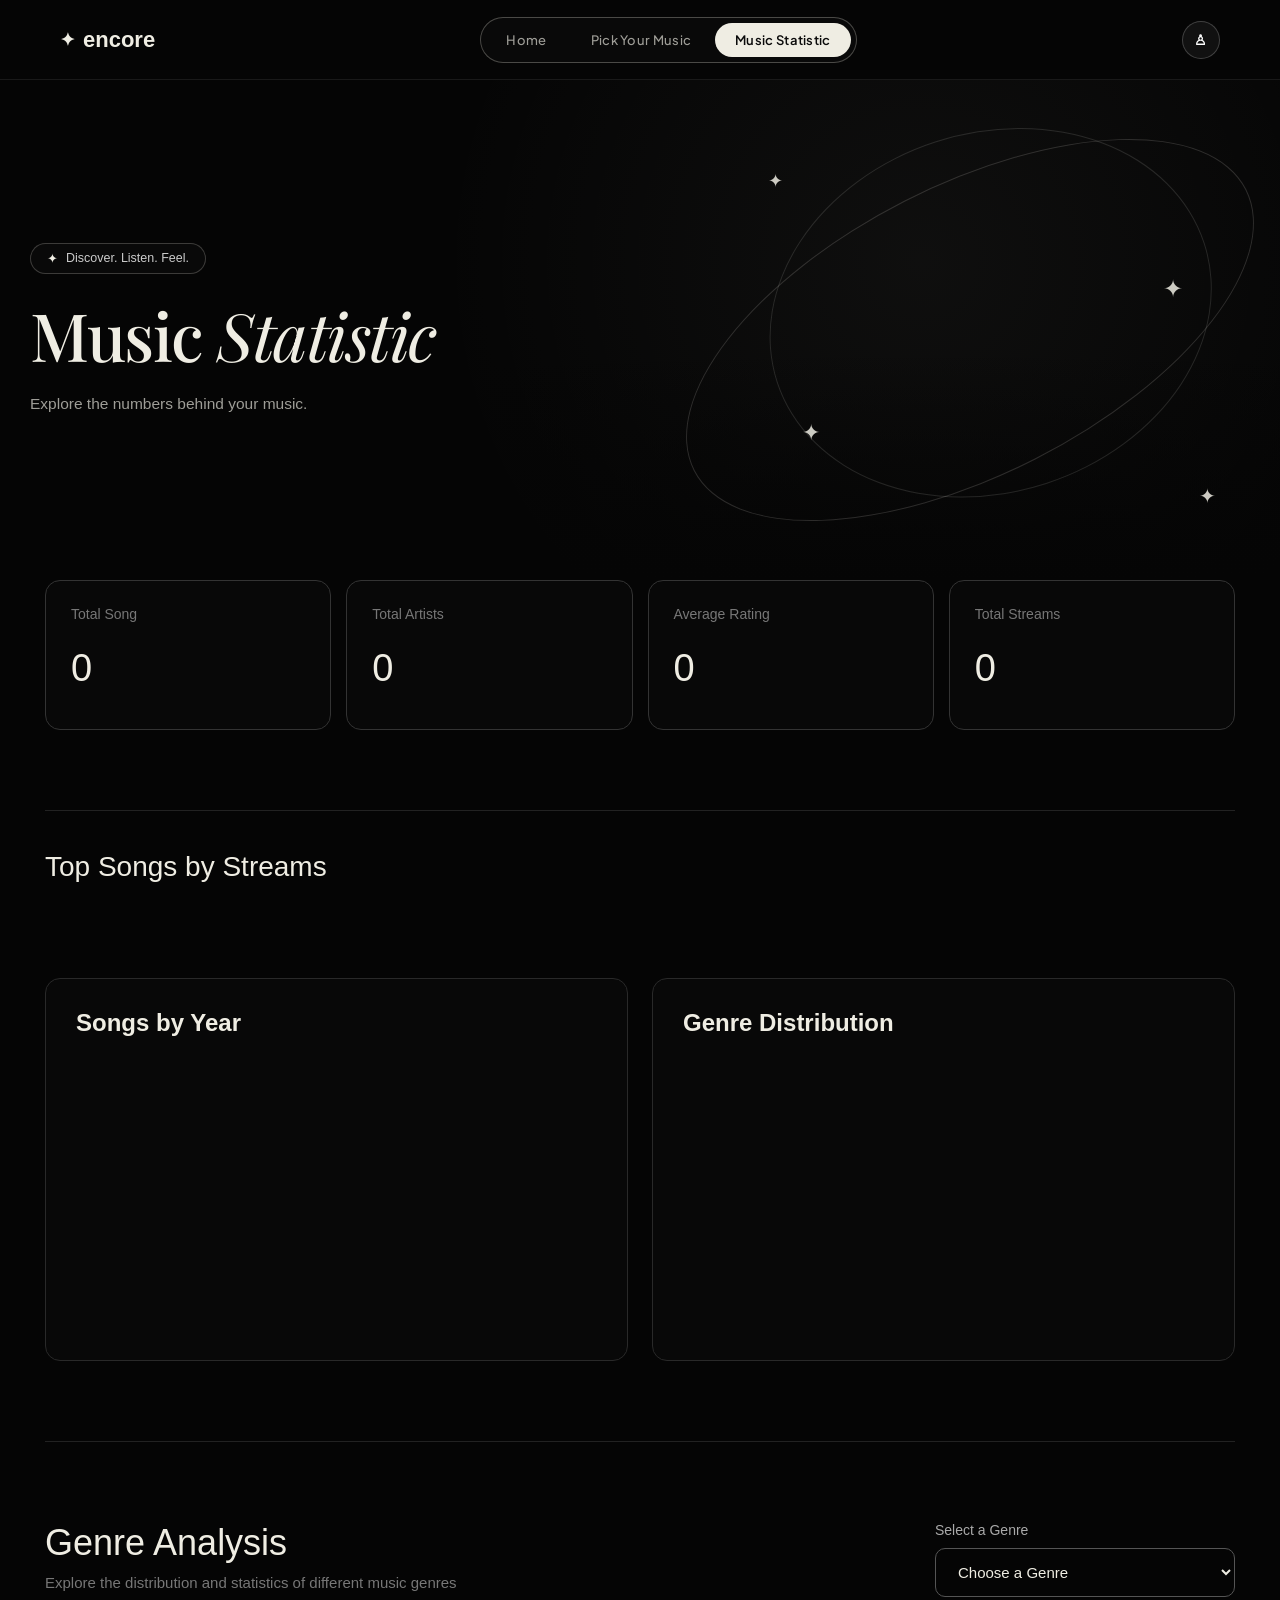
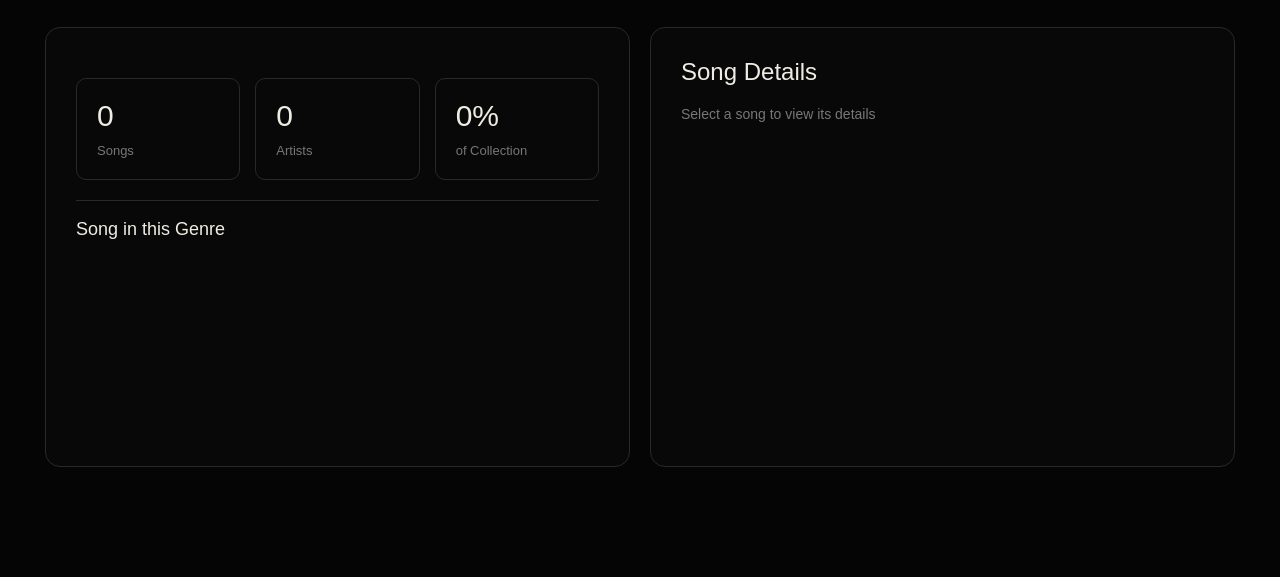
<file: my-fastapi-musicalbum/Website 2/music-statistic.html>
<!DOCTYPE html>

<html lang="en">

<head>
    <meta charset="UTF-8">
    <meta name="viewport" content="width=device-width, initial-scale=1.0">
    <title>notenough - Music Player</title>
    <link rel="stylesheet" href="style.css">
    <link rel="preconnect" href="https://fonts.googleapis.com">
    <link rel="preconnect" href="https://fonts.gstatic.com" crossorigin>
    <link href="https://fonts.googleapis.com/css2?family=Playfair+Display:ital,wght@0,500;1,400&family=Plus+Jakarta+Sans:wght@400;500;600&display=swap" rel="stylesheet">   
</head>


<body>

    <header class="landing-header">
        <div class="landing-logo">
            <span>✦</span>
            <em>encore</em>
        </div>

       <nav class="landing-nav">
            <a href="../Website 1/index.html" class="nav-item">
                Home
            </a>

            <a href="../Website 3/pick-music.html" class="nav-item">
                Pick Your Music
            </a>

            <a href="music-statistic.html" class="nav-item active">
                Music Statistic
            </a>
        </nav>

        <div class="profile-container">
            <button class="profile-button" id="profileButton" aria-label="Account menu" aria-expanded="false">
                <span id="profileButtonIcon">♙</span>
            </button>
            <div class="profile-menu" id="profileMenu" role="menu">
                <div class="profile-menu-header">
                    <div class="profile-avatar" id="profileAvatar">A</div>
                    <div class="profile-identity">
                        <div class="profile-name-row">
                            <p id="profileUsername"></p>
                            <span class="profile-role-badge" id="profileRoleBadge"></span>
                        </div>
                        <p id="profileEmail"></p>
                    </div>
                </div>

                <button type="button" id="logoutButton">
                    Log out
                </button>
            </div>
        </div>
    </header>

    <main>
        <!-- home -->
        <section id="home">
            <div class="hero-section">
                <div class="hero-container">
                    <div class="hero-content">
                        <div class="hero-badge">
                            <span>✦</span> Discover. Listen. Feel.
                        </div>
                        <h1>Music <em>Statistic</em></h1>
                        <p>Explore the numbers behind your music.</p>
                    </div>

                    <div class="hero-orbit-graphic" aria-hidden="true">
                        <div class="orbit-ring orbit-outer"></div>
                        <div class="orbit-ring orbit-inner"></div>
                        <span class="hero-star star-1">✦</span>
                        <span class="hero-star star-2">✦</span>
                        <span class="hero-star star-3">✦</span>
                        <span class="hero-star star-4">✦</span>
                    </div>
                </div>
            </div>
            
            <div class="statistic">
                <div class="statscard">
                    <p>Total Song</p>
                    <h2 id="totalsong">0</h2>
                </div>

                <div class="statscard">
                    <p>Total Artists</p>
                    <h2 id="totalartist">0</h2>
                </div>
                
                <div class="statscard">
                    <p>Average Rating</p>
                    <h2 id="averagerating">0</h2>
                </div>

                <div class="statscard">
                    <p>Total Streams</p>
                    <h2 id="totalstreams">0</h2>
                </div>
            </div>
            
            <section id="top-songs-section" class="dashboard">
                <div class="section">
                    <h2>Top Songs by Streams</h2>
                </div>
                
                <!-- image calling -->
                <div id="top-songs"></div>
            </section>

            <!-- guest lock banner -->
            <div class="guest-stats-lock" id="guestStatsLock" style="display: none;">
                <div class="guest-lock-content">
                    <span class="guest-lock-icon" aria-hidden="true">🔒</span>
                    <div>
                        <h3>Sign in for full analytics</h3>
                        <p>Unlock Top 5 rankings, yearly & genre distribution charts, and interactive genre analysis.</p>
                    </div>
                </div>
                <button type="button" class="guest-signin-btn" onclick="window.location.href='../Website 1/login.html'">
                    Sign In <span>→</span>
                </button>
            </div>

            <section id="overview" class="statistic-section">
                <div class="statistic-grid">

                    <!-- songs by year-->
                    <div class="stat-card">
                        <div class="stat-card-header">
                            <div>
                                <h2>Songs by Year</h2>
                            </div>
                        </div>

                        <div id="songs-by-year"></div>
                    </div>

                    <div class="stat-card">
                        <div class="stat-card-header">
                            <div>
                                <h2>Genre Distribution</h2>
                            </div>
                        </div>

                        <div id="genre-distribution"></div>
                    </div>
                </div>
            </section>
        </section>

        <!--genres-->
        <section id="genres">
            <div class="genre-page-header">

                <div class="genre-title">
                    <h2>Genre Analysis</h2>
                    <p>Explore the distribution and statistics of different music genres</p>
                </div>

                <div class="select-genre">
                    <label for="select-genre">Select a Genre</label>

                    <select id="select-genre">
                        <option value="">Choose a Genre</option>
                    </select>
                </div>
            </div>

            <div id="genre-result">
                <div class="genre-overview">
                    <h2 id="genre-name"></h2>
                    <div class="genre-summary">
                        
                        <div class="genre-summary-card">
                            <strong id="genre-song-count">0</strong>
                            <span>Songs</span>
                        </div>

                        <div class="genre-summary-card">
                            <strong id="genre-artist-count">0</strong>
                            <span>Artists</span>
                        </div>

                        <div class="genre-summary-card">
                            <strong id="genre-percentage">0%</strong>
                            <span>of Collection</span>
                        </div>
                    </div>

                    <div class="genre-song-section">
                        <h3>Song in this Genre</h3>
                        <div id="genre-song-list"></div>
                    </div>
                </div>
                
                <div class="genre-song-details">
                    <h2>Song Details</h2>

                    <div id="selected-song-details">
                        <p class="empty-song-message">
                            Select a song to view its details
                        </p>
                    </div>
                </div>
            </div>
        </section>

    </main>

    <script src="app.js"></script>
</body>
</html>
</file>
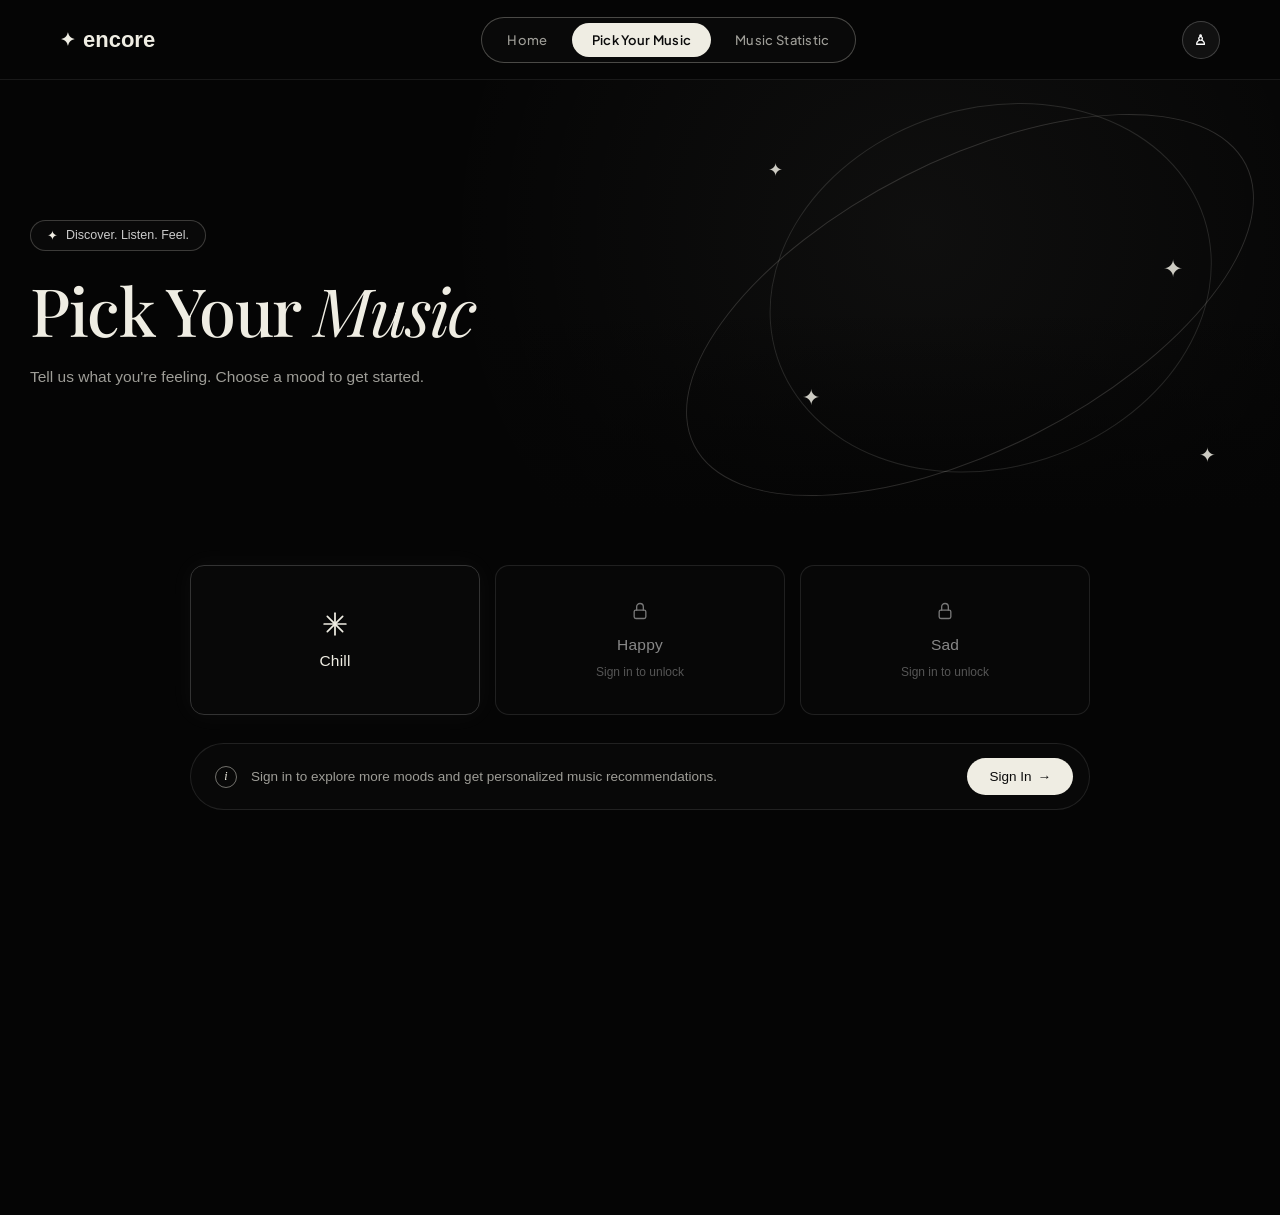
<file: my-fastapi-musicalbum/Website 3/pick-music.html>
<!DOCTYPE html>

<html lang="en">

<head>
    <meta charset="UTF-8">
    <meta name="viewport" content="width=device-width, initial-scale=1.0">
    <title>encore</title>
    <link rel="stylesheet" href="style.css">
    <link rel="preconnect" href="https://fonts.googleapis.com">
    <link rel="preconnect" href="https://fonts.gstatic.com" crossorigin>
    <link href="https://fonts.googleapis.com/css2?family=Playfair+Display:ital,wght@0,500;1,400&family=Plus+Jakarta+Sans:wght@400;500;600&display=swap" rel="stylesheet">   
</head>

<body>

    <!-- header -->
    <header class="landing-header">
        <div class="landing-logo">
            <span>✦</span>
            <em>encore</em>
        </div>

        <nav class="landing-nav">
            <a href="../Website 1/index.html" class="nav-item">
                Home
            </a>

            <a href="pick-music.html" class="nav-item active">
                Pick Your Music
            </a>

            <a href="../Website 2/music-statistic.html" class="nav-item">
                Music Statistic
            </a>
        </nav>

        <div class="profile-container">
            <button class="profile-button" id="profileButton" aria-label="Account menu" aria-expanded="false">
                <span id="profileButtonIcon">♙</span>
            </button>
            <div class="profile-menu" id="profileMenu" role="menu">
                <div class="profile-menu-header">
                    <div class="profile-avatar" id="profileAvatar">A</div>
                    <div class="profile-identity">
                        <div class="profile-name-row">
                            <p id="profileUsername"></p>
                            <span class="profile-role-badge" id="profileRoleBadge"></span>
                        </div>
                        <p id="profileEmail"></p>
                    </div>
                </div>

                <button type="button" id="logoutButton">
                    Log out
                </button>
            </div>
        </div>
    </header>


    <main>

        <!-- home -->
        <section id="home">
            <div class="hero-section">
                <div class="hero-container">
                    <div class="hero-content">
                        <div class="hero-badge">
                            <span>✦</span> Discover. Listen. Feel.
                        </div>
                        <h1>Pick Your <em>Music</em></h1>
                        <p>Tell us what you're feeling. Choose a mood to get started.</p>
                    </div>

                    <div class="hero-orbit-graphic" aria-hidden="true">
                        <div class="orbit-ring orbit-outer"></div>
                        <div class="orbit-ring orbit-inner"></div>
                        <span class="hero-star star-1">✦</span>
                        <span class="hero-star star-2">✦</span>
                        <span class="hero-star star-3">✦</span>
                        <span class="hero-star star-4">✦</span>
                    </div>
                </div>
            </div>
        </section>


       <!-- pick my music -->
        <section id="choose-music">

            <!-- step 1 - mood (acts as guest picker when logged out, step 1 of 4 when logged in) -->
            <div class="music-step active" id="step-mood">

                <div class="section logged-in-only" style="display: none;">
                    <span class="pop-level">STEP 1 OF 4</span>
                    <h2>What's your mood?</h2>
                    <p>Pick the vibe that matches how you feel right now.</p>
                </div>

                <div class="guest-mood-wrapper">
                    <div class="choice-grid mood-grid">

                        <!-- chill button (always unlocked) -->
                        <button class="choice-card mood-choice" data-value="Chill" type="button">
                            <span class="choice-icon" aria-hidden="true">
                                <svg width="26" height="26" viewBox="0 0 24 24" fill="none" stroke="currentColor" stroke-width="1.6" stroke-linecap="round">
                                    <line x1="12" y1="2" x2="12" y2="22"/>
                                    <line x1="2" y1="12" x2="22" y2="12"/>
                                    <line x1="4.93" y1="4.93" x2="19.07" y2="19.07"/>
                                    <line x1="19.07" y1="4.93" x2="4.93" y2="19.07"/>
                                </svg>
                            </span>
                            <span class="mood-name">Chill</span>
                        </button>

                        <!-- happy button (locked when logged out, unlocked when logged in) -->
                        <button class="choice-card mood-choice locked" data-value="Happy" type="button">
                            <span class="choice-icon lock-icon" aria-hidden="true">
                                <svg width="20" height="20" viewBox="0 0 24 24" fill="none" stroke="currentColor" stroke-width="1.6" stroke-linecap="round" stroke-linejoin="round">
                                    <rect x="5" y="11" width="14" height="10" rx="2"/>
                                    <path d="M8 11V7a4 4 0 0 1 8 0v4"/>
                                </svg>
                            </span>
                            <span class="choice-icon unlocked-icon" aria-hidden="true" style="display: none;">☀</span>
                            <span class="mood-name">Happy</span>
                            <small class="unlock-label">Sign in to unlock</small>
                        </button>

                        <!-- sad button (locked when logged out, unlocked when logged in) -->
                        <button class="choice-card mood-choice locked" data-value="Sad" type="button">
                            <span class="choice-icon lock-icon" aria-hidden="true">
                                <svg width="20" height="20" viewBox="0 0 24 24" fill="none" stroke="currentColor" stroke-width="1.6" stroke-linecap="round" stroke-linejoin="round">
                                    <rect x="5" y="11" width="14" height="10" rx="2"/>
                                    <path d="M8 11V7a4 4 0 0 1 8 0v4"/>
                                </svg>
                            </span>
                            <span class="choice-icon unlocked-icon" aria-hidden="true" style="display: none;">☂</span>
                            <span class="mood-name">Sad</span>
                            <small class="unlock-label">Sign in to unlock</small>
                        </button>

                        <!-- extra moods (only visible when logged in) -->
                        <button class="choice-card mood-choice logged-in-only" data-value="Romantic" type="button" style="display: none;">
                            <span class="choice-icon">♡</span>
                            <span class="mood-name">Romantic</span>
                        </button>

                        <button class="choice-card mood-choice logged-in-only" data-value="Energetic" type="button" style="display: none;">
                            <span class="choice-icon">⚡</span>
                            <span class="mood-name">Energetic</span>
                        </button>

                        <button class="choice-card mood-choice logged-in-only" data-value="Melancholic" type="button" style="display: none;">
                            <span class="choice-icon">☾</span>
                            <span class="mood-name">Melancholic</span>
                        </button>

                    </div>

                    <!-- guest sign-in callout bar (hidden when logged in) -->
                    <div class="guest-signin-banner" id="guestSigninBanner">
                        <div class="guest-banner-text">
                            <span class="info-icon" aria-hidden="true">i</span>
                            <p>Sign in to explore more moods and get personalized music recommendations.</p>
                        </div>
                        <button class="guest-signin-btn" type="button" onclick="window.location.href='../Website 1/login.html'">
                            Sign In <span>→</span>
                        </button>
                    </div>
                </div>

                <!-- step 1 next button (only visible when logged in) -->
                <div class="pop-buttons logged-in-only" style="display: none;">
                    <button class="next-button" id="mood-next" disabled>
                        Next →
                    </button>
                </div>

            </div>


            <!-- step 2 - situation -->
            <div class="music-step" id="step-situation">

                <div class="section">
                    <span class="pop-level">STEP 2 OF 4</span>

                    <h2>What are you doing?</h2>

                    <p>Pick a situation that fits your listening moment.</p>
                </div>


                <div class="choice-grid situation-grid">

                    <!-- studying button -->
                    <button class="choice-card situation-choice" data-value="Studying">
                        <span class="choice-icon">▤</span>
                        <span>Studying</span>
                    </button>


                    <!-- working -->
                    <button class="choice-card situation-choice" data-value="Working">
                        <span class="choice-icon">▱</span>
                        <span>Working</span>
                    </button>


                    <!-- driving -->
                    <button class="choice-card situation-choice" data-value="Driving">
                        <span class="choice-icon">◇</span>
                        <span>Driving</span>
                    </button>


                    <!-- relaxing -->
                    <button class="choice-card situation-choice" data-value="Relaxing">
                        <span class="choice-icon">⌒</span>
                        <span>Relaxing</span>
                    </button>


                    <!-- hanging out -->
                    <button class="choice-card situation-choice" data-value="Hanging Out">
                        <span class="choice-icon">◎</span>
                        <span>Hanging Out</span>
                    </button>


                    <!-- night -->
                    <button class="choice-card situation-choice" data-value="Night">
                        <span class="choice-icon">◔</span>
                        <span>Late Night</span>
                    </button>

                </div>


                <div class="pop-buttons">

                    <!-- back button -->
                    <button class="back-button" id="situation-back">
                        ← Back
                    </button>


                    <!-- next button -->
                    <button class="next-button" id="situation-next" disabled>
                        Next →
                    </button>

                </div>

            </div>


            <!-- step 3 - energy -->
            <div class="music-step" id="step-preference">

                <div class="section">
                    <span class="pop-level">STEP 3 OF 4</span>

                    <h2>What energy do you want?</h2>

                    <p>Choose how energetic you want your music to feel.</p>
                </div>


                <!-- energy choices -->
                <div class="energy-options">

                    <!-- low bar -->
                    <button class="energy-card" data-value="Low">
                        <span class="low-energy-bar">▂▂▂</span>
                        <strong>Low</strong>
                        <small>Calm & Mellow</small>
                    </button>


                    <!-- medium bar -->
                    <button class="energy-card" data-value="Medium">
                        <span class="medium-energy-bar">▂▅▇</span>
                        <strong>Medium</strong>
                        <small>Balanced</small>
                    </button>


                    <!-- high bar -->
                    <button class="energy-card" data-value="High">
                        <span class="high-energy-bar">▂▅▇█</span>
                        <strong>High</strong>
                        <small>Energetic & Upbeat</small>
                    </button>

                </div>


                <!-- optional filters -->
                <div class="filters">

                    <div class="header-filters">
                        <h3>Fine-tune your music</h3>
                        <span>Optional</span>
                    </div>


                    <div class="music-preferences">

                        <!-- genre -->
                        <div class="preference">
                            <label for="select-genre">Genre</label>

                            <select id="select-genre">
                                <option value="">Any Genre</option>
                            </select>
                        </div>


                        <!-- era -->
                        <div class="preference">
                            <label for="select-era">Era</label>

                            <select id="select-era">
                                <option value="">Any Era</option>
                            </select>
                        </div>


                        <!-- rating -->
                        <div class="preference">
                            <label for="select-rating">Minimum Rating</label>

                            <select id="select-rating">
                                <option value="">Any Rating</option>
                                <option value="4">4.0+</option>
                                <option value="4.5">4.5+</option>
                            </select>
                        </div>


                        <!-- popularity -->
                        <div class="preference">
                            <label for="select-popularity">Popularity</label>

                            <select id="select-popularity">
                                <option value="">Any Level</option>
                                <option value="popular">Popular</option>
                                <option value="very-popular">Very Popular</option>
                            </select>
                        </div>

                    </div>

                </div>


                <div class="pop-buttons">

                    <!-- back button -->
                    <button class="back-button" id="preference-back">
                        ← Back
                    </button>


                    <!-- next button -->
                    <button class="next-button" id="preference-next" disabled>
                        Next →
                    </button>

                </div>

            </div>


            <!-- step 4 - find music -->
            <div class="music-step" id="step-find">

                <div class="section">
                    <span class="pop-level">STEP 4 OF 4</span>

                    <h2>Ready to find your music?</h2>

                    <p>We'll match your choices with songs from our collection.</p>
                </div>


                <!-- selected preferences -->
                <div class="selected-preferences">

                    <div class="selected-item">
                        <span>Mood</span>
                        <strong id="selected-mood">—</strong>
                    </div>


                    <div class="selected-item">
                        <span>Situation</span>
                        <strong id="selected-situation">—</strong>
                    </div>


                    <div class="selected-item">
                        <span>Energy</span>
                        <strong id="selected-energy">—</strong>
                    </div>

                </div>


                <!-- buttons -->
                <div class="reco-button">

                    <button id="find-music">
                        Find Your Music →
                    </button>

                    <button type="button" id="surprise">
                        ✦ Surprise Me
                    </button>

                </div>


                <div class="pop-buttons">

                    <!-- back button -->
                    <button class="back-button" id="find-back">
                        ← Back
                    </button>

                </div>

            </div>

        </section>


        <!-- recommendations -->
        <section id="recommendations" style="display:none">

            <div class="section">
                <span class="pop-level">YOUR RESULTS</span>

                <h2>Your Music Match</h2>

                <p>Here are the songs that best match your preferences.</p>
            </div>


            <!-- best match -->
            <div id="best-match">

            </div>


            <!-- recommended songs will appear here -->
            <div id="recommended-music">

            </div>

        </section>

    </main>


    <script src="app.js"></script>

</body>
</html>
</file>
<file: my-fastapi-musicalbum/Website 2/style.css>
/* general */

* {
    box-sizing: border-box;
}

html {
    scroll-behavior: smooth;
}

body {
    font-family: "Helvetica Neue", Arial, sans-serif;
    margin: 0;
    background: #050505;
    color: #efede3;
    overflow-x: hidden;
}

.landing-header {
    width: 100%;
    height: 80px;
    padding: 0 60px;
    display: flex;
    align-items: center;
    justify-content: space-between;
    background: #050505;
    border-bottom: 1px solid rgba(255, 255, 255, 0.08);
    position: fixed;
    top: 0;
    left: 0;
    z-index: 100;
}

/* Logo */
.landing-logo {
    display: flex;
    align-items: center;
    gap: 8px;
    font-size: 22px;
    font-weight: 600;
    color: #efede3;
}

.landing-logo span {
    font-size: 18px;
}

.landing-logo em {
    font-style: normal;
}

/* Navigation */
.landing-nav {
    display: inline-flex;
    font-family: "Plus Jakarta Sans", -apple-system, BlinkMacSystemFont, sans-serif;
    align-items: center;
    gap: 4px;
    padding: 5px;
    border: 1px solid rgba(239, 237, 227, 0.28);
    border-radius: 999px;
    background: rgba(11, 11, 11, 0.85);
    backdrop-filter: blur(10px);
    -webkit-backdrop-filter: blur(10px);
}

.nav-item {
    display: inline-flex;
    align-items: center;
    gap: 7px;
    padding: 9px 20px;
    border-radius: 999px;
    color: #9e9d97;
    text-decoration: none;
    font-size: 13px;
    font-weight: 500;
    letter-spacing: 0.3px;
    white-space: nowrap;
    transition:
        background 0.25s ease,
        color 0.25s ease,
        transform 0.2s ease;
}

.nav-item span {
    font-size: 15px;
    line-height: 1;
}

.nav-item:hover:not(.active) {
    color: #efede3;
    background: rgba(239, 237, 227, 0.07);
}

.nav-item.active {
    background: #efede3;
    color: #0b0b0b;
    font-weight: 600;
}

/* Profile Button & Dropdown */
.profile-container {
    position: relative;
}

.profile-button {
    width: 38px;
    height: 38px;
    margin: 0;
    padding: 0;
    border: 1px solid rgba(255, 255, 255, 0.2);
    border-radius: 50%;
    background: rgba(255, 255, 255, 0.05);
    color: #fff;
    font-size: 14px;
    font-weight: 600;
    cursor: pointer;
    display: flex;
    align-items: center;
    justify-content: center;
    transition: 0.3s ease;
}

.profile-button:hover {
    background: rgba(255, 255, 255, 0.12);
}

.profile-menu {
    position: absolute;
    top: 48px;
    right: 0;
    width: 256px;
    padding: 18px;
    background: #111111;
    border: 1px solid rgba(239, 237, 227, 0.15);
    border-radius: 16px;
    box-shadow: 0 20px 50px rgba(0, 0, 0, 0.8);
    display: none;
    z-index: 1000;
}

.profile-menu.show {
    display: block;
}

.profile-menu-header {
    display: flex;
    align-items: center;
    gap: 12px;
    margin-bottom: 16px;
}

.profile-avatar {
    width: 42px;
    height: 42px;
    border-radius: 50%;
    border: 1px solid rgba(239, 237, 227, 0.22);
    background: rgba(239, 237, 227, 0.08);
    color: #efede3;
    font-family: "Playfair Display", Georgia, serif;
    font-size: 18px;
    font-weight: 500;
    display: flex;
    align-items: center;
    justify-content: center;
    flex-shrink: 0;
    text-transform: uppercase;
}

.profile-identity {
    min-width: 0;
    flex: 1;
}

.profile-name-row {
    display: flex;
    align-items: center;
    gap: 8px;
}

#profileUsername {
    margin: 0;
    font-family: "Playfair Display", Georgia, serif;
    font-size: 19px;
    font-weight: 500;
    line-height: 1.15;
    color: #efede3;
    white-space: nowrap;
    overflow: hidden;
    text-overflow: ellipsis;
}

.profile-role-badge {
    padding: 2px 8px;
    border-radius: 999px;
    background: rgba(239, 237, 227, 0.12);
    color: #efede3;
    font-size: 10px;
    font-weight: 600;
    letter-spacing: 0.08em;
    text-transform: uppercase;
    flex-shrink: 0;
}

#profileEmail {
    margin: 3px 0 0;
    color: #9e9d97;
    font-size: 12.5px;
    white-space: nowrap;
    overflow: hidden;
    text-overflow: ellipsis;
}

#logoutButton {
    width: 100%;
    height: 38px;
    margin: 0;
    padding: 0 16px;
    border: none;
    border-radius: 999px;
    background: #efede3;
    color: #0b0b0b;
    font-size: 13.5px;
    font-weight: 600;
    cursor: pointer;
    transition: background 0.2s ease, transform 0.2s ease;
}

#logoutButton:hover {
    background: #ffffff;
    transform: translateY(-1px);
}

/* main */
main {
    max-width: 1250px;
    margin: 0 auto;
    padding: 0 30px 30px;
}

/* sections */
section {
    scroll-margin-top: 100px;
}

/* hero section */
.hero-section {
    width: 100vw;
    margin-left: calc(50% - 50vw);
    min-height: 500px;
    display: flex;
    align-items: center;
    position: relative;
    overflow: hidden;
    padding: 110px 30px 30px;
    background:
        linear-gradient(
            to bottom,
            transparent 60%,
            #050505 100%
        ),
        radial-gradient(
            circle at 72% 45%,
            rgba(239, 237, 227, 0.045) 0%,
            transparent 50%
        );
}

.hero-container {
    width: 100%;
    max-width: 1250px;
    margin: 0 auto;
    display: grid;
    grid-template-columns: 1.05fr 0.95fr;
    align-items: center;
    gap: 40px;
}

.hero-content {
    position: relative;
    z-index: 2;
    text-align: left;
    max-width: 580px;
}

.hero-badge {
    display: inline-flex;
    align-items: center;
    gap: 8px;
    padding: 7px 16px;
    border: 1px solid rgba(239, 237, 227, 0.22);
    border-radius: 30px;
    background: rgba(255, 255, 255, 0.02);
    color: #ccc;
    font-size: 12.5px;
    margin-bottom: 26px;
}

.hero-badge span {
    color: #efede3;
    font-size: 13px;
}

.hero-content h1 {
    margin: 0;
    font-family: "Playfair Display", Georgia, serif;
    font-size: clamp(46px, 5.2vw, 74px);
    line-height: 1.06;
    font-weight: 500;
    letter-spacing: -1.5px;
    color: #efede3;
}

.hero-content h1 em {
    font-style: italic;
    font-weight: 400;
    color: #efede3;
}

.hero-content > p {
    margin: 22px 0 0;
    max-width: 480px;
    color: #9e9d97;
    font-size: 15.5px;
    line-height: 1.6;
}

.hero-orbit-graphic {
    position: relative;
    width: 100%;
    height: 440px;
    display: flex;
    align-items: center;
    justify-content: center;
    pointer-events: none;
}

.orbit-ring {
    position: absolute;
    border-radius: 50%;
    border: 1px solid rgba(239, 237, 227, 0.16);
}

.orbit-outer {
    width: 620px;
    height: 290px;
    transform: rotate(-27deg);
}

.orbit-inner {
    width: 450px;
    height: 360px;
    transform: rotate(-18deg) translate(25px, -10px);
    border-color: rgba(239, 237, 227, 0.13);
}

.hero-star {
    position: absolute;
    color: #efede3;
    line-height: 1;
    opacity: 0.85;
    animation: starTwinkle 4s ease-in-out infinite alternate;
}

.star-1 { top: 14%; left: 14%; font-size: 18px; }
.star-2 { top: 38%; right: 12%; font-size: 24px; animation-delay: 1s; }
.star-3 { bottom: 24%; left: 20%; font-size: 22px; animation-delay: 2s; }
.star-4 { bottom: 10%; right: 6%; font-size: 20px; animation-delay: 1.5s; }

@keyframes starTwinkle {
    from { opacity: 0.45; transform: scale(0.92); }
    to   { opacity: 0.95; transform: scale(1.06); }
}

/* statistic */
.statistic {
    display: grid;
    grid-template-columns: repeat(4, 1fr);
    gap: 15px;
    margin-bottom: 80px;
}

.statscard {
    border: 1px solid #333;
    border-radius: 15px;
    padding: 25px;
    min-height: 150px;
    background: #080808;
}

.statscard p {
    margin: 0;
    color: #777;
    font-size: 14px;
}

.statscard h2 {
    margin: 25px 0 0;
    font-size: 38px;
    font-weight: 500;
    color: #efede3;
}

/* grid for statistic */
.statistic-section {
    padding: 30px 0 80px;
}

.statistic-section > .section {
    margin-bottom: 30px;
}

/* two column layout */
.statistic-grid {
    display: grid;
    grid-template-columns: 1fr 1fr;
    gap: 24px;
}

/* statistic card */
.stat-card {
    background: #080808;
    border: 1px solid #292929;
    border-radius: 15px;
    padding: 30px;
}

/* card header */
.stat-card-header {
    display: flex;
    justify-content: space-between;
    align-items: flex-start;
    margin-bottom: 35px;
}

.stat-card-header h2 {
    margin: 0 0 8px;
    font-size: 24px;
}

/* filter button */
.stat-filter {
    background: transparent;
    color: #aaa;
    border: 1px solid #333;
    border-radius: 8px;
    padding: 8px 12px;
    font-size: 13px;
}

/* dashboard sections */
.dashboard {
    border-top: 1px solid #222;
    padding: 40px 0;
}

.section h2 {
    margin: 0;
    font-size: 28px;
    font-weight: 500;
}

.section p {
    color: #777;
    font-size: 15px;
    line-height: 1.5;
}

/* top songs */
#top-songs {
    margin-top: 25px;
    min-height: 0;
}

/* songs */
#songs-by-year {
    margin-top: 20px;
    min-height: 180px;
}

.year-chart {
    display: flex;
    flex-direction: column;
    gap: 20px;
}

.year-item {
    display: flex;
    align-items: center;
    gap: 20px;
}

.year-label {
    width: 50px;
    color: #777;
    font-size: 14px;
}

.year-bar {
    flex: 1;
    height: 10px;
    background: #222;
    border-radius: 10px;
    overflow: hidden;
}

.year-fill {
    height: 100%;
    background: #efede3;
    border-radius: 10px;
}

.year-count {
    width: 70px;
    color: #777;
    font-size: 13px;
    text-align: right;
}

/* genre distribution */
#genre-distribution {
    margin-top: 20px;
    min-height: 250px;
}

.genre-item {
    display: flex;
    align-items: center;
    gap: 20px;
    margin-bottom: 20px;
}

.genre-label {
    width: 100px;
    color: #777;
    font-size: 14px;
}

.genre-bar {
    flex: 1;
    height: 10px;
    background: #222;
    border-radius: 10px;
    overflow: hidden;
}

.genre-fill {
    height: 100%;
    background: #efede3;
    border-radius: 10px;
}

.genre-count {
    width: 70px;
    color: #777;
    font-size: 13px;
    text-align: right;
}

/* genre result */
#genres {
    border-top: 1px solid #222;
    padding: 80px 0;
}

/* top part */
.genre-page-header {
    display: flex;
    justify-content: space-between;
    align-items: flex-start;
    gap: 50px;
    margin-bottom: 30px;
}

.genre-title {
    flex: 1;
}

.genre-title h2 {
    margin: 0;
    font-size: 36px;
    font-weight: 500;
}

.genre-title p {
    margin: 10px 0 0;
    color: #777;
    font-size: 15px;
}

/* genre dropdown */
.select-genre {
    width: 300px;
    flex-shrink: 0;
}

.select-genre label {
    display: block;
    margin-bottom: 10px;
    color: #aaa;
    font-size: 14px;
}

.select-genre select {
    width: 100%;
    padding: 14px 18px;
    background-color: #050505;
    color: #efede3;
    border: 1px solid #555;
    border-radius: 10px;
    font-size: 15px;
    cursor: pointer;
}

/* main two-column */
#genre-result {
    display: grid;
    grid-template-columns: 1fr 1fr;
    gap: 20px;
    margin-top: 20px;
}

/* left genre overview */
.genre-overview {
    background: #080808;
    border: 1px solid #292929;
    border-radius: 15px;
    padding: 30px;
}

#genre-name {
    margin: 0 0 20px;
    font-size: 30px;
    font-weight: 500;
}

/* summary cards */
.genre-summary {
    display: grid;
    grid-template-columns: repeat(3, 1fr);
    gap: 15px;
    margin-bottom: 20px;
}

.genre-summary-card {
    border: 1px solid #292929;
    border-radius: 10px;
    padding: 20px;
}

.genre-summary-card strong {
    display: block;
    font-size: 30px;
    font-weight: 500;
    margin-bottom: 8px;
}

.genre-summary-card span {
    color: #777;
    font-size: 13px;
}

/* divider */
.genre-song-section {
    border-top: 1px solid #292929;
    padding-top: 18px;
}

.genre-song-section h3 {
    margin: 0 0 15px;
    font-size: 18px;
    font-weight: 500;
}

/* song list */
.genre-song-row {
    display: grid;
    grid-template-columns: 35px 60px 1fr 70px 60px 160px;
    align-items: center;
    gap: 12px;
    padding: 10px 0;
    border-bottom: 1px solid #222;
    cursor: pointer;
    transition: 0.2s ease;
}

.genre-song-row:hover {
    background: #101010;
}

.genre-song-row:last-child {
    border-bottom: none;
}

.genre-song-number {
    color: #777;
    font-size: 13px;
}

.genre-song-image {
    width: 60px;
    height: 60px;
    object-fit: cover;
    border-radius: 7px;
}

.genre-song-info h4 {
    margin: 0 0 5px;
    font-size: 15px;
    font-weight: 500;
}

.genre-song-info p {
    margin: 0;
    color: #777;
    font-size: 13px;
}

.genre-song-year,
.genre-song-duration {
    color: #aaa;
    font-size: 13px;
}

.genre-song-rating {
    color: #efede3;
    font-size: 13px;
}

/* right song details */
.genre-song-details {
    background: #080808;
    border: 1px solid #292929;
    border-radius: 15px;
    padding: 30px;
    min-height: 440px;
}

.genre-song-details > h2 {
    margin: 0 0 20px;
    font-size: 24px;
    font-weight: 500;
}

/* selected song */
.selected-song {
    display: grid;
    grid-template-columns: 160px 1fr;
    gap: 25px;
}

.selected-song-image {
    width: 160px;
    height: 160px;
    object-fit: cover;
    border-radius: 8px;
}

.selected-song-title {
    margin: 0 0 5px;
    font-size: 22px;
    font-weight: 500;
}

.selected-song-artist {
    margin: 0 0 25px;
    color: #aaa;
    font-size: 14px;
}

/* details */
.song-detail-grid {
    display: grid;
    grid-template-columns: 90px 1fr;
    column-gap: 20px;
    row-gap: 10px;
}

.song-detail-label {
    color: #777;
    font-size: 13px;
}

.song-detail-value {
    color: #aaa;
    font-size: 13px;
}

/* right side additional information */
.selected-song-extra {
    border-top: 1px solid #292929;
    margin-top: 25px;
    padding-top: 20px;
}

.selected-song-extra-row {
    display: grid;
    grid-template-columns: 120px 1fr;
    gap: 20px;
    margin-bottom: 15px;
}

.selected-song-extra-row .label {
    color: #777;
    font-size: 13px;
}

.selected-song-extra-row .value {
    color: #aaa;
    font-size: 13px;
    line-height: 1.5;
}

/* listen button */
.listen-button {
    display: inline-block;
    margin-top: 10px;
    padding: 12px 20px;
    border: 1px solid #555;
    border-radius: 10px;
    color: #efede3;
    text-decoration: none;
    font-size: 13px;
    transition: 0.2s ease;
}

.listen-button:hover {
    background: #161616;
}

/* empty state */
.empty-song-message {
    color: #777;
    font-size: 14px;
}

/* dashboard action buttons */
.dashboard button,
.statistic-section button {
    background: transparent;
    color: #efede3;
    border: 1px solid #777;
    border-radius: 30px;
    padding: 8px 18px;
    margin-top: 25px;
    cursor: pointer;
    transition: 0.3s ease;
}

.dashboard button:hover,
.statistic-section button:hover {
    background: #646464;
}

/* song ranking */
.song-ranking {
    display: grid;
    grid-template-columns: 40px 60px 1fr 100px;
    align-items: center;
    gap: 15px;
    padding: 18px 0;
    border-bottom: 1px solid #222;
}

/* image */
.song-cover {
    width: 60px;
    height: 60px;
    object-fit: cover;
    border-radius: 8px;
}

.song-rank {
    color: #777;
    font-size: 14px;
}

.song-ranking-info {
    flex: 1;
}

.song-ranking-info h3 {
    margin: 0 0 6px;
    font-size: 16px;
    font-weight: 500;
    text-transform: uppercase;
}

.song-ranking-info p {
    margin: 0;
    color: #777;
    font-size: 14px;
}

.song-streams {
    color: #efede3;
    font-size: 15px;
}

/* Guest Lock Banner */
.guest-stats-lock {
    margin: 24px 0 60px;
    padding: 22px 26px;
    border: 1px solid rgba(239, 237, 227, 0.16);
    border-radius: 18px;
    background:
        radial-gradient(circle at 85% 50%, rgba(239, 237, 227, 0.05) 0%, transparent 55%),
        #080808;
    display: flex;
    align-items: center;
    justify-content: space-between;
    gap: 20px;
}

.guest-lock-content {
    display: flex;
    align-items: center;
    gap: 16px;
}

.guest-lock-icon {
    width: 42px;
    height: 42px;
    border-radius: 50%;
    border: 1px solid rgba(239, 237, 227, 0.22);
    background: rgba(239, 237, 227, 0.06);
    display: flex;
    align-items: center;
    justify-content: center;
    font-size: 16px;
    flex-shrink: 0;
}

.guest-lock-content h3 {
    margin: 0 0 4px;
    font-family: "Playfair Display", Georgia, serif;
    font-size: 20px;
    font-weight: 500;
    color: #efede3;
}

.guest-lock-content p {
    margin: 0;
    color: #9e9d97;
    font-size: 13.5px;
}

.guest-signin-btn {
    padding: 11px 22px;
    border: none;
    border-radius: 999px;
    background: #efede3;
    color: #0b0b0b;
    font-size: 13.5px;
    font-weight: 600;
    display: inline-flex;
    align-items: center;
    gap: 6px;
    cursor: pointer;
    white-space: nowrap;
    transition: background 0.2s ease, transform 0.2s ease;
}

.guest-signin-btn:hover {
    background: #ffffff;
    transform: translateY(-1px);
}

/* responsive - tablet */
@media (max-width: 900px) {
    .landing-header {
        padding: 0 30px;
    }

    .landing-nav {
        gap: 2px;
        padding: 4px;
    }

    .nav-item {
        padding: 7px 14px;
        font-size: 12px;
    }

    .statistic {
        grid-template-columns: repeat(2, 1fr);
    }

    .statistic-grid,
    #genre-result {
        grid-template-columns: 1fr;
    }

    .genre-page-header {
        flex-direction: column;
        gap: 20px;
    }

    .select-genre {
        width: 100%;
    }

    .hero-content h1 {
        font-size: 50px;
    }
}

/* responsive - mobile */
@media (max-width: 600px) {
    .landing-header {
        height: 70px;
        padding: 0 20px;
    }

    .landing-logo {
        font-size: 19px;
    }

    .landing-nav {
        display: none;
    }

    .profile-button {
        width: 34px;
        height: 34px;
    }

    main {
        padding: 0 20px 30px;
    }

    .statistic {
        grid-template-columns: 1fr;
    }

    .hero-section {
        min-height: auto;
        padding: 100px 20px 40px;
    }

    .hero-container {
        grid-template-columns: 1fr;
    }

    .hero-content h1 {
        font-size: 42px;
        letter-spacing: -1px;
    }

    .hero-orbit-graphic {
        display: none;
    }

    .genre-summary,
    .selected-song {
        grid-template-columns: 1fr;
    }

    .genre-song-row {
        grid-template-columns: 28px 48px 1fr auto;
    }

    .genre-song-year,
    .genre-song-duration {
        display: none;
    }

    .guest-stats-lock {
        flex-direction: column;
        align-items: flex-start;
    }

    .guest-signin-btn {
        width: 100%;
        justify-content: center;
    }
}
</file>
<file: my-fastapi-musicalbum/Website 3/style.css>
/* general */ 
* {
    box-sizing: border-box;
}

.best-match-label {
    padding: 4px 10px;
    border-radius: 999px;
    background: #efede3;
    color: #0b0b0b;
    font-size: 10px;
    font-weight: 700;
    letter-spacing: 0.08em;
}

html {
    scroll-behavior: smooth;
}

body {
    font-family: "Helvetica Neue", Arial, sans-serif;
    margin: 0;
    background: #050505;
    color: #efede3;
}

/* header */
.landing-header {
    width: 100%;
    height: 80px;
    padding: 0 60px;
    display: flex;
    align-items: center;
    justify-content: space-between;
    background: #050505;
    border-bottom: 1px solid rgba(255, 255, 255, 0.08);
    position: fixed;
    top: 0;
    left: 0;
    z-index: 100;
}

/* logo */
.landing-logo {
    display: flex;
    align-items: center;
    gap: 8px;
    font-size: 22px;
    font-weight: 600;
    color: #efede3;
}

.landing-logo span {
    font-size: 18px;
}

.landing-logo em {
    font-style: normal;
}

/* navigation */
.landing-nav {
    display: inline-flex;
    font-family: "Plus Jakarta Sans", -apple-system, BlinkMacSystemFont, sans-serif;
    align-items: center;
    gap: 4px;
    padding: 5px;
    border: 1px solid rgba(239, 237, 227, 0.28);
    border-radius: 999px;
    background: rgba(11, 11, 11, 0.85);
    backdrop-filter: blur(10px);
    -webkit-backdrop-filter: blur(10px);
}

.nav-item {
    display: inline-flex;
    align-items: center;
    gap: 7px;
    padding: 9px 20px;
    border-radius: 999px;
    color: #9e9d97;
    text-decoration: none;
    font-size: 13px;
    font-weight: 500;
    letter-spacing: 0.3px;
    white-space: nowrap;
    transition:
        background 0.25s ease,
        color 0.25s ease,
        transform 0.2s ease;
}

.nav-item span {
    font-size: 15px;
    line-height: 1;
}

.nav-item:hover:not(.active) {
    color: #efede3;
    background: rgba(239, 237, 227, 0.07);
}

.nav-item.active {
    background: #efede3;
    color: #0b0b0b;
    font-weight: 600;
}

/* profile button & dropdown */
.profile-container {
    position: relative;
}

.profile-button {
    width: 38px;
    height: 38px;
    margin: 0;
    padding: 0;
    border: 1px solid rgba(255, 255, 255, 0.2);
    border-radius: 50%;
    background: rgba(255, 255, 255, 0.05);
    color: #fff;
    font-size: 14px;
    font-weight: 600;
    cursor: pointer;
    display: flex;
    align-items: center;
    justify-content: center;
    transition: 0.3s ease;
}

.profile-button:hover {
    background: rgba(255, 255, 255, 0.12);
}

.profile-menu {
    position: absolute;
    top: 48px;
    right: 0;
    width: 256px;
    padding: 18px;
    background: #111111;
    border: 1px solid rgba(239, 237, 227, 0.15);
    border-radius: 16px;
    box-shadow: 0 20px 50px rgba(0, 0, 0, 0.8);
    display: none;
    z-index: 1000;
}

.profile-menu.show {
    display: block;
}

.profile-menu-header {
    display: flex;
    align-items: center;
    gap: 12px;
    margin-bottom: 16px;
}

.profile-avatar {
    width: 42px;
    height: 42px;
    border-radius: 50%;
    border: 1px solid rgba(239, 237, 227, 0.22);
    background: rgba(239, 237, 227, 0.08);
    color: #efede3;
    font-family: "Playfair Display", Georgia, serif;
    font-size: 18px;
    font-weight: 500;
    display: flex;
    align-items: center;
    justify-content: center;
    flex-shrink: 0;
    text-transform: uppercase;
}

.profile-identity {
    min-width: 0;
    flex: 1;
}

.profile-name-row {
    display: flex;
    align-items: center;
    gap: 8px;
}

#profileUsername {
    margin: 0;
    font-family: "Playfair Display", Georgia, serif;
    font-size: 19px;
    font-weight: 500;
    line-height: 1.15;
    color: #efede3;
    white-space: nowrap;
    overflow: hidden;
    text-overflow: ellipsis;
}

.profile-role-badge {
    padding: 2px 8px;
    border-radius: 999px;
    background: rgba(239, 237, 227, 0.12);
    color: #efede3;
    font-size: 10px;
    font-weight: 600;
    letter-spacing: 0.08em;
    text-transform: uppercase;
    flex-shrink: 0;
}

#profileEmail {
    margin: 3px 0 0;
    color: #9e9d97;
    font-size: 12.5px;
    white-space: nowrap;
    overflow: hidden;
    text-overflow: ellipsis;
}

#logoutButton {
    width: 100%;
    height: 38px;
    margin: 0;
    padding: 0 16px;
    border: none;
    border-radius: 999px;
    background: #efede3;
    color: #0b0b0b;
    font-size: 13.5px;
    font-weight: 600;
    cursor: pointer;
    transition: background 0.2s ease, transform 0.2s ease;
}

#logoutButton:hover {
    background: #ffffff;
    transform: translateY(-1px);
}

/* main */
main {
    max-width: 1250px;
    margin: 0 auto;
    padding: 0 30px 30px;
}

/* section */
.section {
    margin-bottom: 35px;
    scroll-margin-top: 100px;
}

.section h2 {
    margin: 0;

    font-size: 28px;
    font-weight: 500;
}

.section p{
    color: #777;
    font-size: 15px;
    line-height: 1.5;
}

/* music step */
.music-step {
    display: none;
    max-width: 900px;
    margin: 0 auto;
    min-height: 550px;
}

.music-step.active {
    display: block;
}

.pop-label, .pop-level {
    display: block;
    margin-bottom: 15px;
    color: #777;
    font-size: 11px;
    letter-spacing: 1px;
}

/* hero section */
.hero-section {
    width: 100vw;
    margin-left: calc(50% - 50vw);
    min-height: 460px;
    display: flex;
    align-items: center;
    position: relative;
    overflow: hidden;
    padding: 105px 30px 10px;
    background:
        linear-gradient(
            to bottom,
            transparent 60%,
            #050505 100%
        ),
        radial-gradient(
            circle at 72% 45%,
            rgba(239, 237, 227, 0.045) 0%,
            transparent 50%
        );
}

.hero-container {
    width: 100%;
    max-width: 1250px;
    margin: 0 auto;
    display: grid;
    grid-template-columns: 1.05fr 0.95fr;
    align-items: center;
    gap: 40px;
}

.hero-content {
    position: relative;
    z-index: 2;
    text-align: left;
    max-width: 580px;
}

.hero-badge {
    display: inline-flex;
    align-items: center;
    gap: 8px;
    padding: 7px 16px;
    border: 1px solid rgba(239, 237, 227, 0.22);
    border-radius: 30px;
    background: rgba(255, 255, 255, 0.02);
    color: #ccc;
    font-size: 12.5px;
    margin-bottom: 24px;
}

.hero-badge span {
    color: #efede3;
    font-size: 13px;
}

.hero-content h1 {
    margin: 0;
    font-family: "Playfair Display", Georgia, serif;
    font-size: clamp(46px, 5.2vw, 74px);
    line-height: 1.06;
    font-weight: 500;
    letter-spacing: -1.5px;
    color: #efede3;
}

.hero-content h1 em {
    font-style: italic;
    font-weight: 400;
    color: #efede3;
}

.hero-content > p {
    margin: 20px 0 0;
    max-width: 480px;
    color: #9e9d97;
    font-size: 15.5px;
    line-height: 1.6;
}

.hero-orbit-graphic {
    position: relative;
    width: 100%;
    height: 400px;
    display: flex;
    align-items: center;
    justify-content: center;
    pointer-events: none;
}

.orbit-ring {
    position: absolute;
    border-radius: 50%;
    border: 1px solid rgba(239, 237, 227, 0.16);
}

.orbit-outer {
    width: 620px;
    height: 290px;
    transform: rotate(-27deg);
}

.orbit-inner {
    width: 450px;
    height: 360px;
    transform: rotate(-18deg) translate(25px, -10px);
    border-color: rgba(239, 237, 227, 0.13);
}

.hero-star {
    position: absolute;
    color: #efede3;
    line-height: 1;
    opacity: 0.85;
    animation: starTwinkle 4s ease-in-out infinite alternate;
}

.star-1 { top: 14%; left: 14%; font-size: 18px; }
.star-2 { top: 38%; right: 12%; font-size: 24px; animation-delay: 1s; }
.star-3 { bottom: 24%; left: 20%; font-size: 22px; animation-delay: 2s; }
.star-4 { bottom: 10%; right: 6%; font-size: 20px; animation-delay: 1.5s; }

@keyframes starTwinkle {
    from { opacity: 0.45; transform: scale(0.92); }
    to   { opacity: 0.95; transform: scale(1.06); }
}

/* pick my music */
#choose-music {
    border-top: none;
    padding: 10px 0 70px;
}

.guest-mood-wrapper {
    width: 100%;
    max-width: 1120px;
    margin: 0 auto;
}

/* choice grid */
.choice-grid {
    display: grid;
    grid-template-columns: repeat(3, 1fr);
    gap: 20px;
    margin-top: 0;
}

/* choice card */
.choice-card {
    min-height: 138px;
    padding: 26px 24px;
    border: 1px solid rgba(239, 237, 227, 0.45);
    border-radius: 16px;
    background: #080808;
    color: #efede3;
    display: flex;
    flex-direction: column;
    justify-content: center;
    align-items: center;
    gap: 10px;
    font-size: 15px;
    cursor: pointer;
    box-shadow: 0 0 24px rgba(239, 237, 227, 0.04);
    transition: border-color 0.25s ease, background 0.25s ease, box-shadow 0.25s ease, transform 0.25s ease;
}

.choice-card:not(.locked):hover {
    border-color: #efede3;
    background: #0d0d0d;
    box-shadow: 0 0 28px rgba(239, 237, 227, 0.1);
    transform: translateY(-2px);
}

.choice-card.selected {
    border-color: #efede3;
    background: #101010;
    box-shadow: 0 0 30px rgba(239, 237, 227, 0.12);
}

.choice-icon {
    display: flex;
    align-items: center;
    justify-content: center;
    color: #efede3;
}

.mood-name {
    font-size: 15.5px;
    font-weight: 500;
    letter-spacing: 0.2px;
}

/* locked guest cards */
.choice-card.locked {
    border-color: rgba(255, 255, 255, 0.1);
    background: #070707;
    color: #777;
    box-shadow: none;
}

.choice-card.locked .lock-icon {
    color: #777;
}

.choice-card.locked .mood-name {
    color: #888;
    font-weight: 400;
}

.choice-card.locked .unlock-label {
    font-size: 12px;
    color: #555;
    margin-top: -4px;
}

.choice-card.locked:hover {
    border-color: rgba(239, 237, 227, 0.22);
    background: #0a0a0a;
}

/* guest sign-in banner */
.guest-signin-banner {
    margin-top: 28px;
    padding: 14px 16px 14px 24px;
    border: 1px solid rgba(255, 255, 255, 0.1);
    border-radius: 999px;
    background: #080808;
    display: flex;
    align-items: center;
    justify-content: space-between;
    gap: 20px;
}

.guest-banner-text {
    display: flex;
    align-items: center;
    gap: 14px;
}

.info-icon {
    width: 22px;
    height: 22px;
    border-radius: 50%;
    border: 1px solid rgba(239, 237, 227, 0.45);
    color: #efede3;
    font-family: Georgia, serif;
    font-size: 12px;
    font-style: italic;
    display: inline-flex;
    align-items: center;
    justify-content: center;
    flex-shrink: 0;
}

.guest-banner-text p {
    margin: 0;
    color: #9e9d97;
    font-size: 13.5px;
}

.guest-signin-btn {
    padding: 11px 22px;
    border: none;
    border-radius: 999px;
    background: #efede3;
    color: #0b0b0b;
    font-size: 13.5px;
    font-weight: 500;
    display: inline-flex;
    align-items: center;
    gap: 6px;
    cursor: pointer;
    white-space: nowrap;
    transition: background 0.2s ease, transform 0.2s ease;
}

.guest-signin-btn:hover {
    background: #ffffff;
    transform: translateY(-1px);
}

/* progress */
.progress-container {
    max-width: 700px;
    margin: 0 auto 60px;
    text-align: center;
}

#step-counter {
    display: block;
    margin-bottom: 12px;
    color: #777;
    font-size: 12px;
}

.progress-bar {
    width: 100%;
    height: 3px;
    background: #222;
    border-radius: 10px;
    overflow: hidden;
}

#progress-fill {
    width: 25%;
    height: 100%;
    background: #efede3;
    transition: width 0.4s ease;
}

/* music preferences */
.music-preferences {
    display: grid;
    grid-template-columns: repeat(2, 1fr);
    gap: 15px;
}

/* preference */
.preference {
    border: 1px solid #333;
    border-radius: 12px;
    padding: 20px;
    background: #080808;
}

.preference label {
    display: block;
    margin-bottom: 12px;
    color: #777;
    font-size: 13px;
}

.preference select {
    width: 100%;
    background: #080808;
    color: #efede3;
    border: none;
    font-size: 16px;
    outline: none;
    cursor: pointer;
}

/* choice grid */
.choice-grid {
    display: grid;
    grid-template-columns: repeat(3, 1fr);
    gap: 15px;
    margin-top: 40px;
}

/* choice card */
.choice-card {
    min-height: 150px;
    padding: 25px;
    border: 1px solid #333;
    border-radius: 14px;
    background: #080808;
    color: #efede3;
    display: flex;
    flex-direction: column;
    justify-content: center;
    align-items: center;
    gap: 15px;
    font-size: 15px;
    cursor: pointer;
    transition: 0.3s ease;
}

.choice-card:hover {
    border-color: #777;
    background: #0c0c0c;
}

.choice-card.selected {
    border-color: #efede3;
    background: #111;
}

.choice-icon {
    font-size: 20px;
}

/* energy option */
.energy-options {
    display: grid;
    grid-template-columns: repeat(3, 1fr);
    gap: 15px;
    margin-top: 40px;
}

/* energy card */
.energy-card {
    min-height: 150px;
    padding: 25px;
    border: 1px solid #333;
    border-radius: 14px;
    background: #080808;
    color: #efede3;
    display: flex;
    flex-direction: column;
    justify-content: center;
    align-items: center;
    gap: 10px;
    cursor: pointer;
    transition: 0.3s ease;
}

.energy-card:hover {
    border-color: #777;
    background: #0c0c0c;
}

.energy-card.selected {
    border-color: #efede3;
    background: #111;
}

.energy-card strong {
    font-size: 15px;
    font-weight: 500;
}

.energy-card small {
    color: #777;
    font-size: 12px;
}

.low-energy-bar,
.medium-energy-bar,
.high-energy-bar {
    font-size: 24px;
    letter-spacing: 2px;
}

/* filters */
.filters {
    margin-top: 45px;
    padding: 25px;
    border: 1px solid #222;
    border-radius: 14px;
    background: #080808;
}

/* header filters */
.header-filters {
    display: flex;
    justify-content: space-between;
    align-items: center;
    margin-bottom: 20px;
}

.header-filters h3 {
    margin: 0;
    font-size: 16px;
    font-weight: 500;
}

.header-filters span {
    color: #777;
    font-size: 12px;
}

/* pop buttons */
.pop-buttons {
    display: flex;
    justify-content: space-between;
    align-items: center;
    margin-top: 40px;
}

/* surprise button */
.surprise-button {
    padding: 12px 24px;
    border: 1px solid #555;
    border-radius: 30px;
    background: transparent;
    color: #efede3;
    font-size: 14px;
    cursor: pointer;
    transition: all 0.3s ease ;
}

.surprise-button:hover {
    background: #efede3;
    color: #050505;
}

/* next button */
.next-button {
    margin-left: auto;
    padding: 13px 25px;
    border: 1px solid #efede3;
    border-radius: 30px;
    background: #efede3;
    color: #050505;
    font-size: 14px;
    cursor: pointer;
    transition: 0.3s ease;
}

.next-button:hover:not(:disabled) {
    background: #ffffff;
}

.next-button:disabled {
    opacity: 0.3;
    cursor: not-allowed;
}

/* back button */
.back-button {
    padding: 13px 25px;
    border: 1px solid #555;
    border-radius: 30px;
    background: transparent;
    color: #efede3;
    font-size: 14px;
    cursor: pointer;
    transition: 0.3s ease;
}

.back-button:hover {
    border-color: #efede3;
}

/* selected preferences */
.selected-preferences {
    display: grid;
    grid-template-columns: repeat(3, 1fr);
    gap: 15px;
    margin-top: 40px;
}

.selected-item {
    padding: 22px;
    border: 1px solid #333;
    border-radius: 12px;
    background: #080808;
}

.selected-item span {
    display: block;
    margin-bottom: 10px;
    color: #777;
    font-size: 12px;
}

.selected-item strong {
    font-size: 16px;
    font-weight: 500;
}

/* best match */
#best-match {
    max-width: 900px;
    margin: 40px auto 0;
}

/* recommendation buttons */
.reco-button {
    display: flex;
    gap: 15px;
    margin-top: 25px;
}

.reco-button button {
    padding: 13px 25px;
    border-radius: 30px;
    font-size: 14px;
    cursor: pointer;
    transition: 0.3s ease;
}

/* find music button */
#find-music {
    background: #efede3;
    color: #050505;
    border: 1px solid #efede3;
}

#find-music:hover{
    background: #ffffff;
}

/* surprise button */
#surprise {
    background: transparent;
    color: #efede3;
    border: 1px solid #555;
}

#surprise:hover {
    border-color: #efede3;
}

/* recommendations */
#recommendations {
    border-top: 1px solid #222;
    padding: 70px 0 80px;
}

/* recommended music */
#recommended-music {
    margin-top: 30px;
}

/* recommendation music */
.recommendations {
    display: flex;
    align-items: center;
    gap: 25px;
    padding: 20px 0;
    border-bottom: 1px solid #222;
}

.recommendations:last-child {
    border-bottom: none;
}

/* song rank */
.song-rank {
    width: 35px;
    color: #777;
    font-size: 14px;
}

/* song image */ 
.song-image {
    width: 80px;
    height: 80px;
    object-fit: cover;
    border-radius: 50%;
}

/* song information */
.song-info{
    flex: 1;
}

.song-info h3 {
    margin: 0 0 6px;
    font-size: 16px;
    font-weight: 500;
    text-transform: uppercase;
}

.song-info p{
    margin: 0;
    color: #777;
    font-size: 14px;
}

.song-meta {
    margin-top: 6px;
    color: #555;
    font-size: 13px;
}

/* match details */
.match-info {
    margin-top: 8px;
}

.match-score {
    display: inline-block;
    padding: 4px 10px;
    border: 1px solid #555;
    border-radius: 20px;
    color: #efede3;
    font-size: 12px;
}

.match-details {
    display: flex;
    gap: 12px;
    margin-top: 8px;
    font-size: 12px;
}

.matched {
    color: #efede3;
}

.not-matched {
    color: #555;
}

/* rating */
.song-rating {
    color: #efede3;

    font-size: 14px;
}


/* preview button */
.preview-button {
    background: transparent;
    color: #efede3;
    border: 1px solid #555;
    border-radius: 30px;
    padding: 8px 18px;
    cursor: pointer;
    transition: 0.3s ease;
}

.preview-button:hover {
    border-color: #efede3;
}


/* responsive */
@media (max-width: 900px) {
    .landing-header {
        padding: 0 30px;
    }

    .landing-nav {
        gap: 2px;
        padding: 4px;
    }

    .nav-item {
        padding: 7px 14px;
        font-size: 12px;
    }
    
    main {
        padding: 30px;
    }
    .hero-content h1 {
        font-size: 55px;
    }
    .music-preferences {
        grid-template-columns: 1fr;
    }
    .choice-grid {
    grid-template-columns: repeat(2, 1fr);
}
    .energy-options {
        grid-template-columns: 1fr;
    }

    .selected-preferences {
        grid-template-columns: 1fr;
    }
}

@media (max-width: 600px) {
    .landing-header {
        height: 70px;
        padding: 0 20px;
    }

    .landing-logo {
        font-size: 19px;
    }

    .landing-nav {
        display: none;
    }

    .profile-button {
        width: 34px;
        height: 34px;
    }

    main {
        padding: 20px;
    }

    .hero-section {
        min-height: auto;
        padding: 95px 20px 25px;
    }

    .hero-container {
        grid-template-columns: 1fr;
    }

    .hero-content h1 {
        font-size: 42px;
        letter-spacing: -1px;
    }

    .hero-orbit-graphic {
        display: none;
    }

    .reco-button {
        flex-direction: column;
    }

    .reco-button button {
        width: 100%;
    }

    .recommendations {
        gap: 15px;
    }

    .song-image {
        width: 60px;
        height: 60px;
    }

    .song-rating {
        display: none;
    }
    .choice-grid {
    grid-template-columns: 1fr;
    }

    .choice-card {
        min-height: 110px;
    }  

    .guest-signin-banner {
        border-radius: 20px;
        flex-direction: column;
        align-items: flex-start;
        padding: 18px;
    }

    .guest-signin-btn {
        width: 100%;
        justify-content: center;
    }
}
</file>
